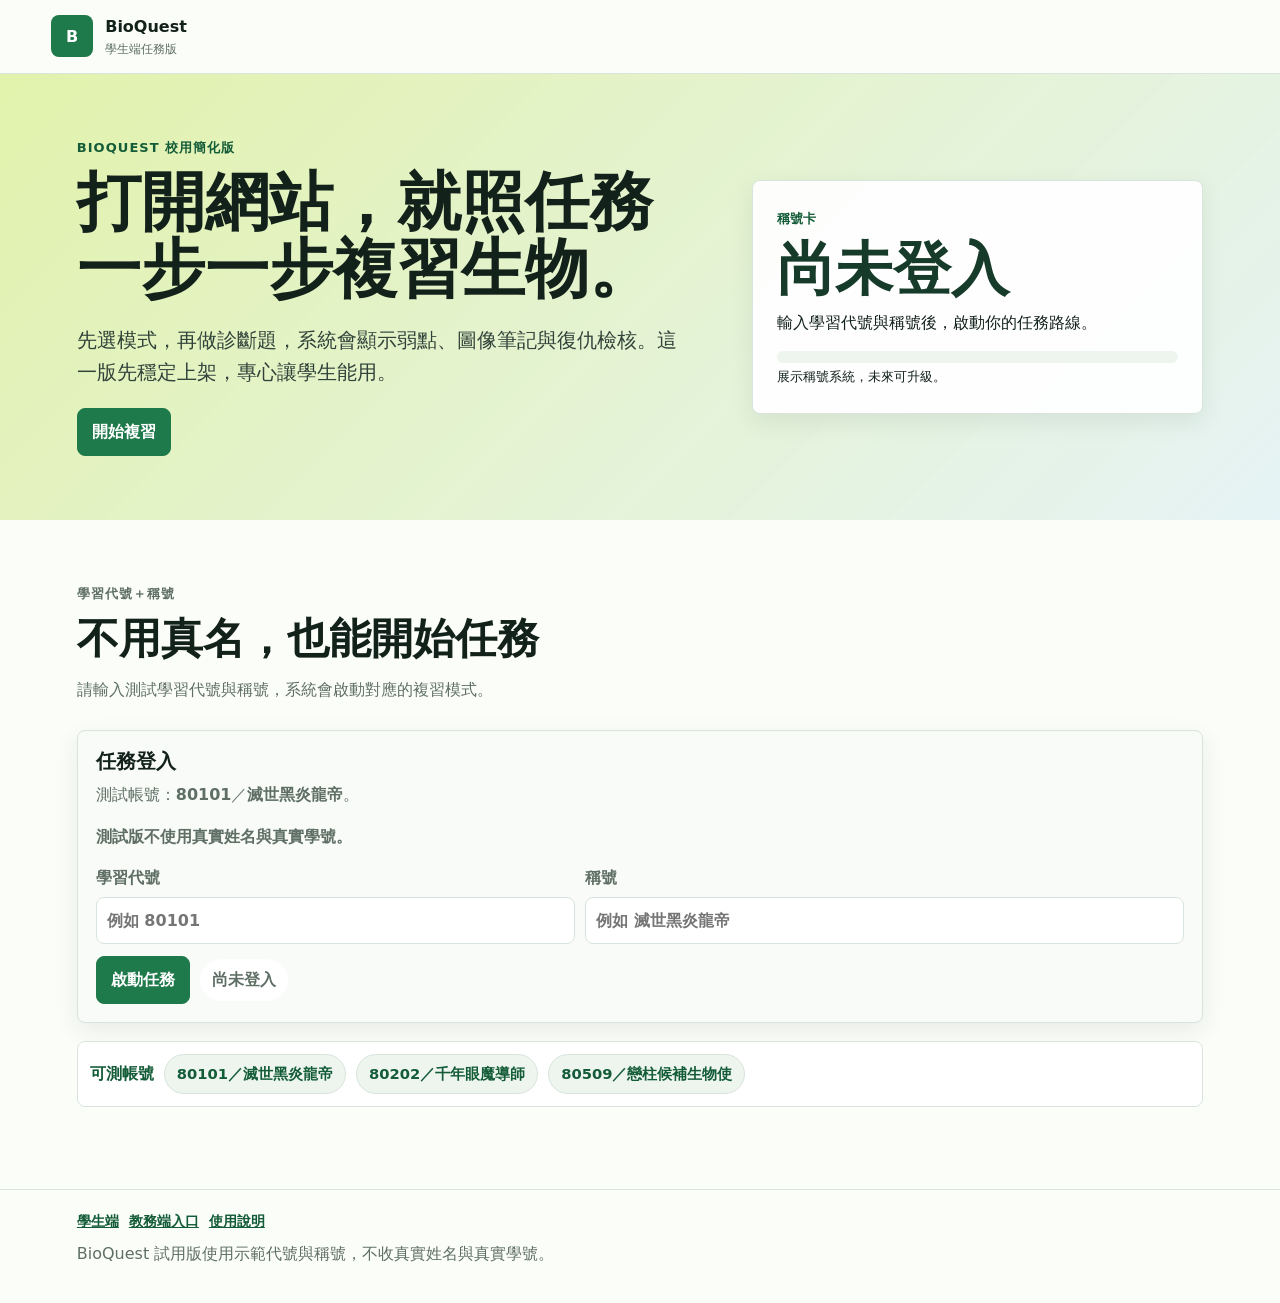
<file: index.html>
<!doctype html>
<html lang="zh-Hant">
  <head>
    <meta charset="utf-8">
    <meta name="viewport" content="width=device-width, initial-scale=1">
    <title>BioQuest 校用簡化版｜學生端</title>
    <link rel="stylesheet" href="styles.css">
  </head>
  <body class="simple-student">
    <header class="topbar">
      <a class="brand" href="#home" aria-label="回到首頁">
        <span class="brand-mark">B</span>
        <span>
          <strong>BioQuest</strong>
          <small>學生端任務版</small>
        </span>
      </a>
      <nav class="nav learning-nav" aria-label="學生端導覽" hidden>
        <a href="#start">開始複習</a>
        <a href="#today">今日任務</a>
        <a href="#chapters">章節地圖</a>
        <a href="#diagnosis">診斷挑戰</a>
        <a href="#news">素養時事</a>
        <a href="#announcements">重要公告</a>
      </nav>
    </header>

    <main>
      <section class="hero simple-hero" id="home">
        <div class="hero-copy">
          <p class="eyebrow">BioQuest 校用簡化版</p>
          <h1>打開網站，就照任務一步一步複習生物。</h1>
          <p>先選模式，再做診斷題，系統會顯示弱點、圖像筆記與復仇檢核。這一版先穩定上架，專心讓學生能用。</p>
          <div class="hero-actions login-only">
            <a class="primary-button" href="#start">開始複習</a>
          </div>
        </div>
        <aside class="dashboard-panel title-card" id="titleCard">
          <span>稱號卡</span>
          <strong id="titleNickname">尚未登入</strong>
          <p id="titleTrack">輸入學習代號與稱號後，啟動你的任務路線。</p>
          <div class="progress-track"><span id="titleXpBar"></span></div>
          <small id="titleMeta">展示稱號系統，未來可升級。</small>
        </aside>
      </section>

      <section class="section student-gated countdown-zone" id="today" hidden>
        <div class="section-head compact">
          <p class="eyebrow">今日任務</p>
          <h2>照順序打怪，不用想太多</h2>
        </div>
        <div class="task-flow" id="todayTasks"></div>
      </section>

      <section class="section student-gated countdown-zone" id="countdown" hidden>
        <div class="section-head compact">
          <p class="eyebrow">任務倒數</p>
          <h2>今天離會考與模考還有多久？</h2>
        </div>
        <div class="countdown-grid">
          <article class="count-card"><span>會考倒數</span><strong id="capCountdown">--</strong><p id="capDateLabel">讀取中</p></article>
          <article class="count-card"><span>下一次模考</span><strong id="mockCountdown">--</strong><p id="mockDateLabel">讀取中</p></article>
          <article class="count-card"><span>本週任務</span><strong>3 步</strong><p>診斷、看圖像筆記、做復仇檢核。</p></article>
        </div>
      </section>

      <section class="section student-start" id="start">
        <div class="section-head">
          <p class="eyebrow">學習代號＋稱號</p>
          <h2>不用真名，也能開始任務</h2>
          <p>請輸入測試學習代號與稱號，系統會啟動對應的複習模式。</p>
        </div>
        <div class="student-login">
          <div>
            <h3>任務登入</h3>
            <p>測試帳號：<strong>80101</strong>／<strong>滅世黑炎龍帝</strong>。</p>
            <p class="safe-note">測試版不使用真實姓名與真實學號。</p>
          </div>
          <div class="login-fields">
            <label>學習代號<input id="loginStudentId" type="text" autocomplete="off" placeholder="例如 80101"></label>
            <label>稱號<input id="loginNickname" type="text" autocomplete="off" placeholder="例如 滅世黑炎龍帝"></label>
          </div>
          <div class="login-actions">
            <button class="primary-button" id="verifyStudent" type="button">啟動任務</button>
            <span id="studentVerifyStatus">尚未登入</span>
          </div>
        </div>
        <div class="test-account-strip" aria-label="測試帳號提示">
          <span>可測帳號</span>
          <button type="button" data-demo-login="80101|滅世黑炎龍帝">80101／滅世黑炎龍帝</button>
          <button type="button" data-demo-login="80202|千年眼魔導師">80202／千年眼魔導師</button>
          <button type="button" data-demo-login="80509|戀柱候補生物使">80509／戀柱候補生物使</button>
        </div>
        <div class="identity-grid student-gated" hidden>
          <button class="identity-card active" data-track="summer" type="button"><span>七升八</span><strong>暑假保溫模式</strong><small>短任務、少壓力，讓記憶不要斷線。</small></button>
          <button class="identity-card" data-track="exam" type="button"><span>八升九</span><strong>會考備戰模式</strong><small>診斷弱點、補筆記、再檢核。</small></button>
        </div>
        <div class="audience-panel student-gated" hidden>
          <span id="trackLabel">目前模式：七升八</span>
          <h3 id="trackTitle">暑假保溫模式</h3>
          <p id="trackGoal">每天完成一個短任務，維持細胞、人體、植物與生態概念的熟悉感。</p>
          <strong id="singleNextTask">下一步：完成 5 題暖身診斷。</strong>
        </div>
      </section>

      <section class="section student-gated" id="chapters" hidden>
        <div class="section-head compact"><p class="eyebrow">章節複習</p><h2>十章地圖</h2><p>點章節看常考重點、迷思提醒與圖像記憶。</p></div>
        <div class="module-grid" id="chapterGrid"></div>
      </section>

      <section class="section student-gated band" id="diagnosis" hidden>
        <div class="section-head compact"><p class="eyebrow">診斷挑戰</p><h2>先做題，找出目前最需要補的概念</h2></div>
        <form class="quiz" id="quizForm"></form>
        <div class="quiz-result" id="quizResult" hidden></div>
      </section>

      <section class="section flow-output" id="notes" hidden>
        <div class="section-head compact"><p class="eyebrow">圖像化筆記</p><h2>把錯題變成一張好懂的記憶卡</h2></div>
        <div id="notesContent"></div>
        <button class="primary-button" id="startRecheck" type="button">看完筆記，進入復仇檢核</button>
      </section>

      <section class="section band flow-output" id="recheck" hidden>
        <div class="section-head compact"><p class="eyebrow">復仇檢核</p><h2>剛剛不熟的，現在再試一次</h2></div>
        <form class="quiz" id="recheckForm"></form>
        <div class="quiz-result" id="recheckResult" hidden></div>
      </section>

      <section class="section student-gated" id="news" hidden>
        <div class="section-head compact"><p class="eyebrow">素養時事閱讀</p><h2>把新聞讀成會考題感</h2></div>
        <div class="control-grid compact-controls"><label>章節<select id="newsChapterFilter"></select></label><label>標籤<select id="newsTagFilter"></select></label></div>
        <div class="issue-layout"><aside class="issue-list" id="newsList"></aside><article class="issue-detail" id="newsDetail"></article></div>
      </section>

      <section class="section student-gated band" id="announcements" hidden>
        <div class="section-head compact"><p class="eyebrow">重要公告</p><h2>本週提醒</h2></div>
        <div class="announcement-strip" id="announcementStrip"></div>
      </section>
    </main>

    <footer class="footer">
      <nav class="footer-links" aria-label="網站頁尾連結"><a href="index.html#home">學生端</a><a href="admin-dashboard.html">教務端入口</a><a href="docs/教務端資料維護手冊.md">使用說明</a></nav>
      <p>BioQuest 試用版使用示範代號與稱號，不收真實姓名與真實學號。</p>
    </footer>

    <script src="app.js"></script>
  </body>
</html>
</file>
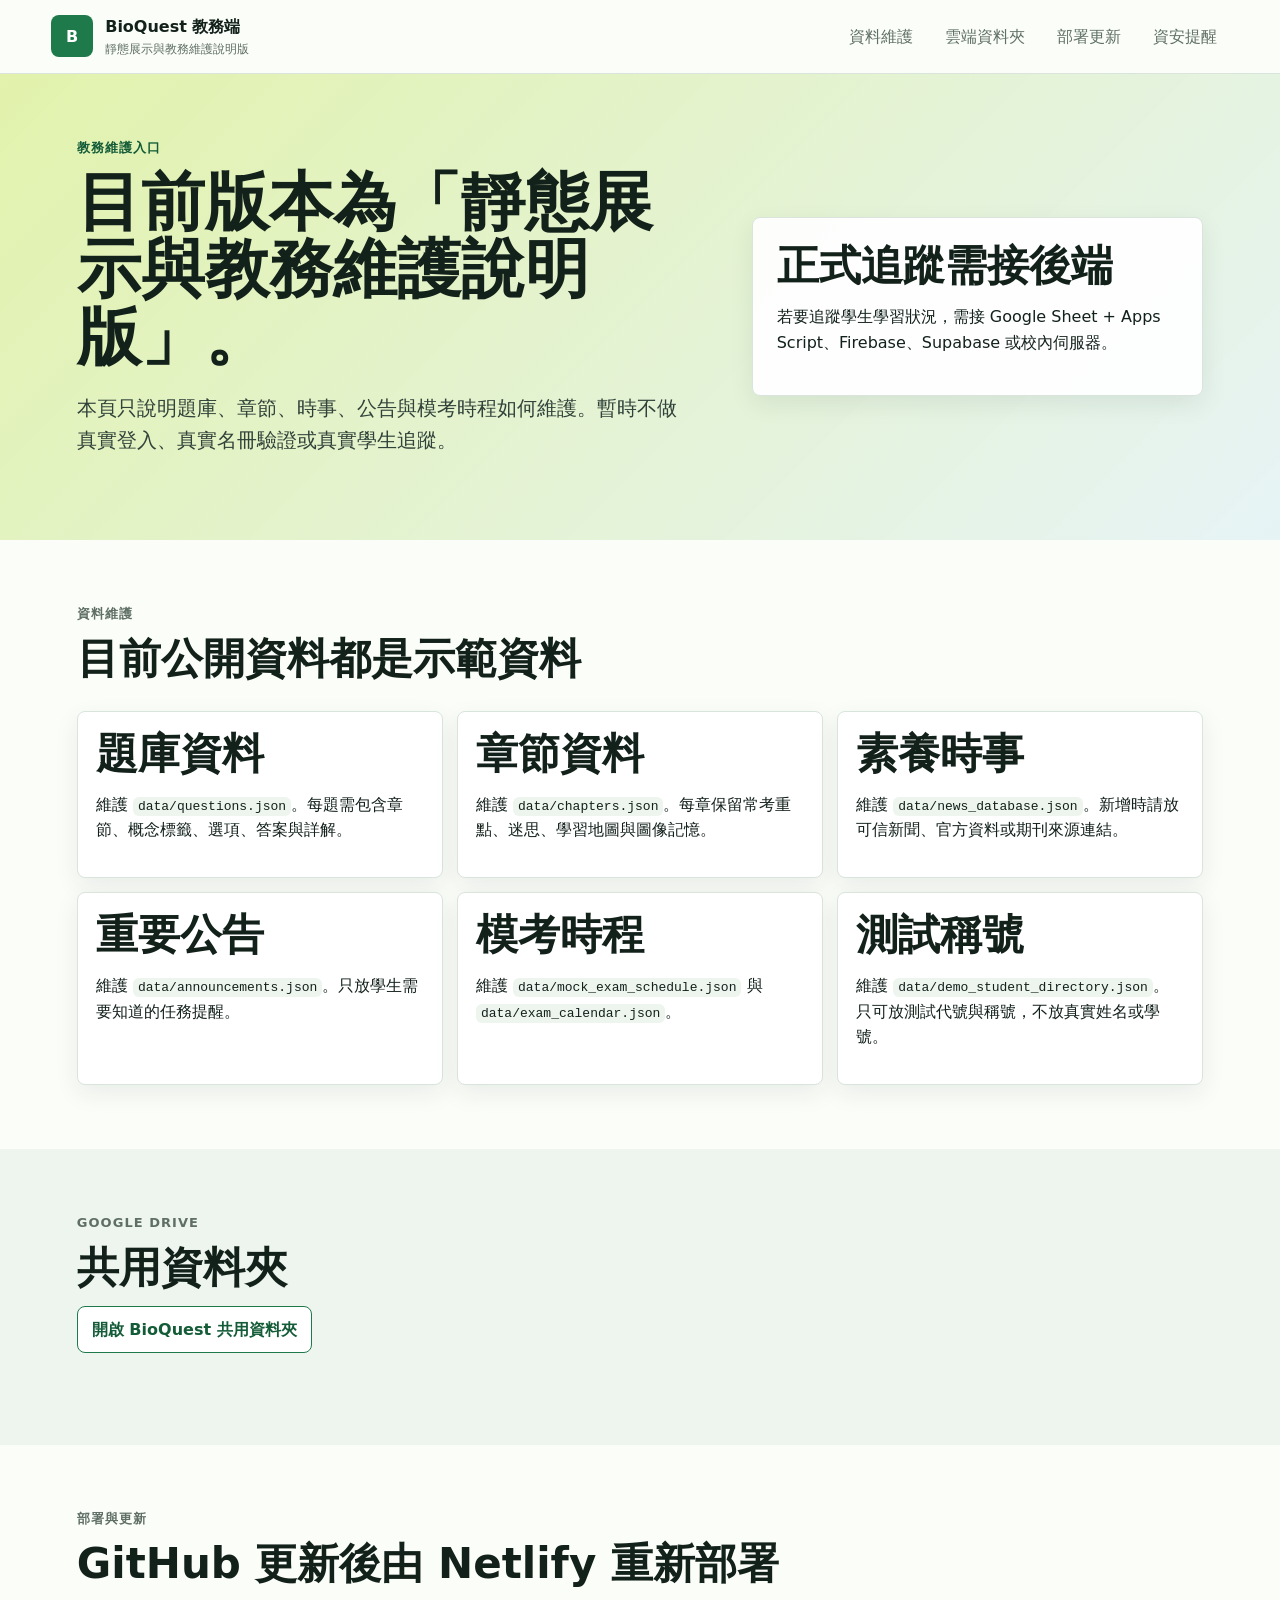
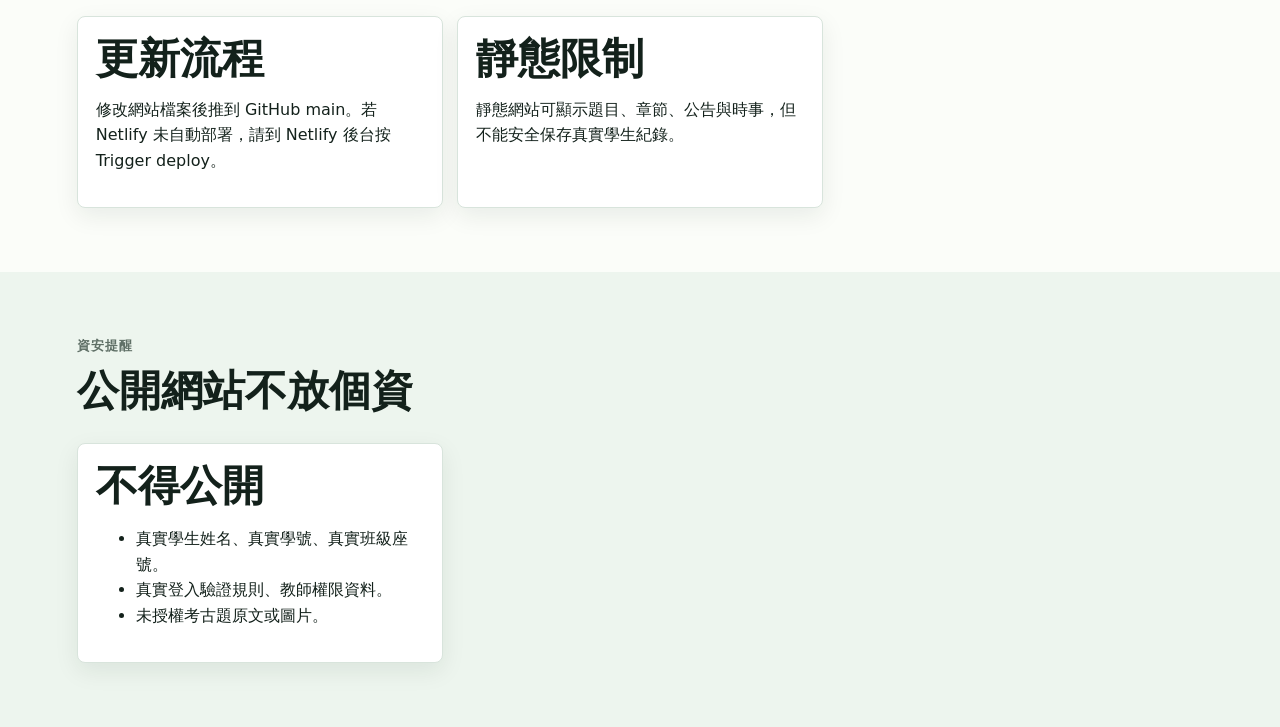
<file: admin-dashboard.html>
<!doctype html>
<html lang="zh-Hant">
  <head>
    <meta charset="utf-8">
    <meta name="viewport" content="width=device-width, initial-scale=1">
    <title>BioQuest 教務端管理說明</title>
    <link rel="stylesheet" href="styles.css">
  </head>
  <body class="dashboard-page admin-page">
    <header class="topbar">
      <a class="brand" href="index.html#home">
        <span class="brand-mark">B</span>
        <span>
          <strong>BioQuest 教務端</strong>
          <small>靜態展示與教務維護說明版</small>
        </span>
      </a>
      <nav class="nav">
        <a href="#data">資料維護</a>
        <a href="#drive">雲端資料夾</a>
        <a href="#deploy">部署更新</a>
        <a href="#security">資安提醒</a>
      </nav>
    </header>

    <main>
      <section class="hero dashboard-hero">
        <div class="hero-copy">
          <p class="eyebrow">教務維護入口</p>
          <h1>目前版本為「靜態展示與教務維護說明版」。</h1>
          <p>本頁只說明題庫、章節、時事、公告與模考時程如何維護。暫時不做真實登入、真實名冊驗證或真實學生追蹤。</p>
        </div>
        <aside class="dashboard-panel">
          <h2>正式追蹤需接後端</h2>
          <p>若要追蹤學生學習狀況，需接 Google Sheet + Apps Script、Firebase、Supabase 或校內伺服器。</p>
        </aside>
      </section>

      <section class="section" id="data">
        <div class="section-head">
          <p class="eyebrow">資料維護</p>
          <h2>目前公開資料都是示範資料</h2>
        </div>
        <div class="dash-grid">
          <article class="dash-card">
            <h2>題庫資料</h2>
            <p>維護 <code>data/questions.json</code>。每題需包含章節、概念標籤、選項、答案與詳解。</p>
          </article>
          <article class="dash-card">
            <h2>章節資料</h2>
            <p>維護 <code>data/chapters.json</code>。每章保留常考重點、迷思、學習地圖與圖像記憶。</p>
          </article>
          <article class="dash-card">
            <h2>素養時事</h2>
            <p>維護 <code>data/news_database.json</code>。新增時請放可信新聞、官方資料或期刊來源連結。</p>
          </article>
          <article class="dash-card">
            <h2>重要公告</h2>
            <p>維護 <code>data/announcements.json</code>。只放學生需要知道的任務提醒。</p>
          </article>
          <article class="dash-card">
            <h2>模考時程</h2>
            <p>維護 <code>data/mock_exam_schedule.json</code> 與 <code>data/exam_calendar.json</code>。</p>
          </article>
          <article class="dash-card">
            <h2>測試稱號</h2>
            <p>維護 <code>data/demo_student_directory.json</code>。只可放測試代號與稱號，不放真實姓名或學號。</p>
          </article>
        </div>
      </section>

      <section class="section band" id="drive">
        <div class="section-head">
          <p class="eyebrow">Google Drive</p>
          <h2>共用資料夾</h2>
          <p><a class="secondary-button" href="https://drive.google.com/drive/folders/1rKPExJQ5cxQpcYymwAX0aMYg9mzvfjoU?usp=drive_link">開啟 BioQuest 共用資料夾</a></p>
        </div>
      </section>

      <section class="section" id="deploy">
        <div class="section-head">
          <p class="eyebrow">部署與更新</p>
          <h2>GitHub 更新後由 Netlify 重新部署</h2>
        </div>
        <div class="dash-grid">
          <article class="dash-card">
            <h2>更新流程</h2>
            <p>修改網站檔案後推到 GitHub main。若 Netlify 未自動部署，請到 Netlify 後台按 Trigger deploy。</p>
          </article>
          <article class="dash-card">
            <h2>靜態限制</h2>
            <p>靜態網站可顯示題目、章節、公告與時事，但不能安全保存真實學生紀錄。</p>
          </article>
        </div>
      </section>

      <section class="section band" id="security">
        <div class="section-head">
          <p class="eyebrow">資安提醒</p>
          <h2>公開網站不放個資</h2>
        </div>
        <div class="dash-grid">
          <article class="dash-card wide priority">
            <h2>不得公開</h2>
            <ul>
              <li>真實學生姓名、真實學號、真實班級座號。</li>
              <li>真實登入驗證規則、教師權限資料。</li>
              <li>未授權考古題原文或圖片。</li>
            </ul>
          </article>
        </div>
      </section>
    </main>
  </body>
</html>
</file>
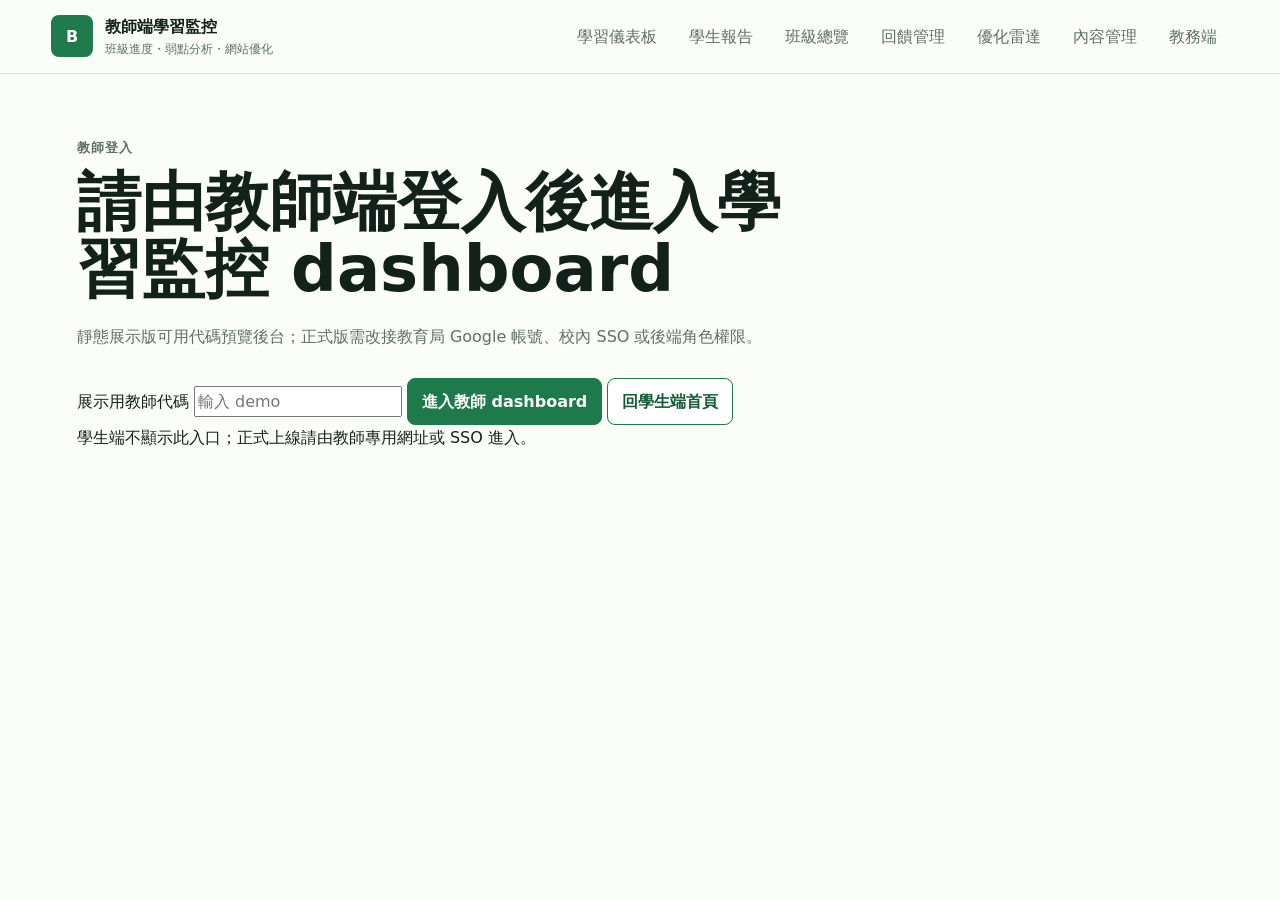
<file: teacher-dashboard.html>
<!doctype html>
<html lang="zh-Hant">
  <head>
    <meta charset="utf-8">
    <meta name="viewport" content="width=device-width, initial-scale=1">
    <title>教師端學習監控｜生物會考複習系統</title>
    <link rel="stylesheet" href="styles.css">
    <style>
      .teacher-protected.locked {
        display: none;
      }
    </style>
  </head>
  <body class="dashboard-page staff-mode">
    <header class="topbar">
      <a class="brand" href="index.html#dashboard">
        <span class="brand-mark">B</span>
        <span>
          <strong>教師端學習監控</strong>
          <small>班級進度・弱點分析・網站優化</small>
        </span>
      </a>
      <nav class="nav" aria-label="教師端導覽">
        <a href="#teacherDashboard">學習儀表板</a>
        <a href="#studentReport">學生報告</a>
        <a href="#classOverview">班級總覽</a>
        <a href="#feedbackInbox">回饋管理</a>
        <a href="#optimizationRadar">優化雷達</a>
        <a href="#contentManagement">內容管理</a>
        <a href="admin-dashboard.html">教務端</a>
      </nav>
    </header>

    <section class="section teacher-login-panel" id="teacherLoginGate" aria-labelledby="teacher-login-title">
      <div class="section-head">
        <p class="eyebrow">教師登入</p>
        <h1 id="teacher-login-title">請由教師端登入後進入學習監控 dashboard</h1>
        <p>靜態展示版可用代碼預覽後台；正式版需改接教育局 Google 帳號、校內 SSO 或後端角色權限。</p>
      </div>
      <div class="gate-panel">
        <label>展示用教師代碼
          <input id="teacherLoginCode" type="password" placeholder="輸入 demo">
        </label>
        <button class="primary-button" id="teacherLoginButton" type="button">進入教師 dashboard</button>
        <a class="secondary-button" href="index.html#start">回學生端首頁</a>
        <p class="microcopy" id="teacherLoginMessage">學生端不顯示此入口；正式上線請由教師專用網址或 SSO 進入。</p>
      </div>
    </section>

    <main class="dashboard-shell teacher-protected locked" id="teacherDashboardApp" aria-hidden="true">
      <section class="section hero-dashboard" aria-labelledby="teacher-hero-title">
        <div>
          <p class="eyebrow">BioQuest School Edition</p>
          <h1 id="teacher-hero-title">把班級學習狀態看清楚，再把補救任務派精準</h1>
          <p>本頁使用 demo 資料展示教師監控、學生報告、班級總覽、意見信箱與網站優化雷達。正式版需改接後端資料庫。</p>
        </div>
        <div class="hero-actions">
          <a class="primary-button" href="index.html#start">查看學生端</a>
          <a class="secondary-button" href="admin-dashboard.html">進入教務端</a>
          <button class="secondary-button" id="teacherLogout" type="button">登出教師端</button>
        </div>
      </section>

      <section class="section" aria-labelledby="teacher-dashboard-title">
        <div class="section-head compact">
          <p class="eyebrow">教師端學習儀表板</p>
          <h2 id="teacher-dashboard-title">班級進度總覽</h2>
          <p>快速掌握登入、完成率、弱點章節與模考前進度。</p>
        </div>
        <div class="control-grid compact-controls">
          <label>年級
            <select id="gradeFilter"></select>
          </label>
          <label>班級
            <select id="classFilter"></select>
          </label>
          <label>章節
            <select id="chapterFilter"></select>
          </label>
          <label>模考週次
            <select id="mockFilter"></select>
          </label>
          <label>完成狀態
            <select id="statusFilter"></select>
          </label>
        </div>
        <div class="metrics-grid" id="teacherMetrics"></div>
        <div class="dash-grid">
          <article class="dash-card wide">
            <h2>各章節平均熟練度</h2>
            <div id="chapterMastery"></div>
          </article>
          <article class="dash-card wide">
            <h2>各概念錯誤率排行</h2>
            <div id="conceptErrors"></div>
          </article>
          <article class="dash-card">
            <h2>未登入學生名單</h2>
            <div id="notLoggedInList"></div>
          </article>
          <article class="dash-card">
            <h2>模考前完成進度</h2>
            <div id="mockProgress"></div>
          </article>
        </div>
      </section>

      <section class="section band" aria-labelledby="student-report-title">
        <div class="section-head compact">
          <p class="eyebrow">教師端個人學生報告</p>
          <h2 id="student-report-title">一位學生，一張補強地圖</h2>
          <p>查看最近登入、使用天數、完成章節、最弱概念、猜對但不穩概念與下一步任務。</p>
        </div>
        <div class="control-grid compact-controls">
          <label>學生
            <select id="studentSelect"></select>
          </label>
        </div>
        <div id="studentReport"></div>
      </section>

      <section class="section" aria-labelledby="class-overview-title">
        <div class="section-head compact">
          <p class="eyebrow">班級與年級總覽</p>
          <h2 id="class-overview-title">找出需要補救教學的章節</h2>
          <p>切換年級、班級、章節與完成狀態，掌握班級完成率、平均正確率、平均熟練度與復仇檢核名單。</p>
        </div>
        <div id="classOverview"></div>
      </section>

      <section class="section band" aria-labelledby="feedback-title">
        <div class="section-head compact">
          <p class="eyebrow">學生求救訊號</p>
          <h2 id="feedback-title">學生意見信箱與教師端回饋管理</h2>
          <p>學生可回報題目、詳解、操作、章節內容、功能建議、素養議題、登入或名冊錯誤；教師端可篩選、標記狀態並填寫處理備註。</p>
        </div>
        <div class="control-grid compact-controls">
          <label>回饋類型
            <select id="feedbackTypeFilter"></select>
          </label>
          <label>章節
            <select id="feedbackChapterFilter"></select>
          </label>
        </div>
        <div id="feedbackInbox"></div>
      </section>

      <section class="section" aria-labelledby="radar-title">
        <div class="section-head">
          <p class="eyebrow">網站優化雷達</p>
          <h2 id="radar-title">把學生卡住的地方變成下一輪改版清單</h2>
          <p>根據學生回饋與使用數據，自動整理最常卡住頁面、最難懂題目、最常被回報詳解、最常放棄流程、低使用率功能與優先修改項目。</p>
        </div>
        <div id="optimizationRadar"></div>
      </section>

      <section class="section band" id="contentManagement" aria-labelledby="content-management-title">
        <div class="section-head">
          <p class="eyebrow">內容維護台</p>
          <h2 id="content-management-title">時事、公告、題庫檢查器</h2>
          <p>教師可先用此頁整理要新增的時事閱讀與公告；正式版再寫入 news_database.json、announcements.json 與題庫資料庫。</p>
        </div>
        <div class="dash-grid">
          <article class="dash-card">
            <h2>時事管理</h2>
            <label>網址
              <input placeholder="貼上新聞、官方資料或期刊網址">
            </label>
            <label>章節
              <select><option>生命世界與細胞</option><option>遺傳與生物科技</option><option>生態與永續</option></select>
            </label>
            <label>標籤
              <select><option>疾病</option><option>生態</option><option>遺傳</option><option>環境</option><option>永續</option><option>生物倫理</option><option>科技</option><option>健康</option></select>
            </label>
            <textarea rows="3" placeholder="摘要與討論問題"></textarea>
            <p class="microcopy">靜態版不會真的送出；正式版應寫入受權限保護的時事資料庫。</p>
          </article>
          <article class="dash-card">
            <h2>公告管理</h2>
            <label>公告類型
              <select><option>模考提醒</option><option>段考提醒</option><option>系統公告</option><option>活動公告</option></select>
            </label>
            <label>公告對象
              <select><option>全校</option><option>八年級</option><option>九年級</option><option>教師端</option></select>
            </label>
            <textarea rows="4" placeholder="公告內容"></textarea>
            <p class="microcopy">正式版會寫入 announcements.json 或後端公告表。</p>
          </article>
          <article class="dash-card wide">
            <h2>題庫檢查器</h2>
            <div id="questionChecker"></div>
          </article>
        </div>
      </section>

      <section class="section band">
        <div class="section-head">
          <p class="eyebrow">正式上線提醒</p>
          <h2>這個頁面目前使用靜態假資料</h2>
          <p>真正的學生進度紀錄、教師監控、回饋處理與每週排行榜，需要後端資料庫或受權限保護的雲端資料源。不得把真實學生個資硬寫在公開前端程式碼中。</p>
        </div>
      </section>
    </main>

    <script src="dashboard.js"></script>
    <script>
      (() => {
        const key = "bioquest-teacher-dashboard-auth";
        const gate = document.getElementById("teacherLoginGate");
        const app = document.getElementById("teacherDashboardApp");
        const button = document.getElementById("teacherLoginButton");
        const code = document.getElementById("teacherLoginCode");
        const message = document.getElementById("teacherLoginMessage");
        const logout = document.getElementById("teacherLogout");
        const unlock = () => {
          if (!gate || !app) return;
          gate.hidden = true;
          app.classList.remove("locked");
          app.removeAttribute("aria-hidden");
          localStorage.setItem(key, "unlocked");
        };
        const lock = () => {
          if (!gate || !app) return;
          gate.hidden = false;
          app.classList.add("locked");
          app.setAttribute("aria-hidden", "true");
          localStorage.removeItem(key);
        };
        button?.addEventListener("click", () => {
          if ((code?.value || "").trim().toLowerCase() === "demo") {
            unlock();
          } else if (message) {
            message.textContent = "展示版請輸入 demo。正式版會改用 Google 教育帳號驗證。";
          }
        });
        code?.addEventListener("keydown", (event) => {
          if (event.key === "Enter") button?.click();
        });
        logout?.addEventListener("click", lock);
        if (localStorage.getItem(key) === "unlocked") unlock();
        else lock();
      })();
    </script>
  </body>
</html>
</file>
<file: styles.css>
:root{color-scheme:light;--ink:#13211b;--muted:#5f6f66;--line:#d8e4dc;--paper:#fbfdf9;--soft:#edf5ee;--green:#1f7a4b;--green-dark:#145c38;--amber:#f5d27a;--white:#fff;--shadow:0 8px 24px rgba(19,33,27,.08)}*{box-sizing:border-box}html{scroll-behavior:smooth}body{margin:0;background:var(--paper);color:var(--ink);font-family:"Noto Sans TC","PingFang TC","Microsoft JhengHei",system-ui,sans-serif;line-height:1.6}a{color:inherit;text-decoration:none}button,input,select{font:inherit}.topbar{position:sticky;top:0;z-index:20;display:flex;align-items:center;gap:24px;justify-content:space-between;padding:14px clamp(18px,4vw,56px);background:rgba(251,253,249,.94);border-bottom:1px solid var(--line);backdrop-filter:blur(14px)}.brand{display:flex;align-items:center;gap:12px;min-width:210px}.brand-mark{display:grid;width:42px;height:42px;place-items:center;border-radius:8px;background:var(--green);color:#fff;font-weight:900}.brand strong,.brand small{display:block}.brand small{color:var(--muted);font-size:12px}.nav{display:flex;flex-wrap:wrap;gap:8px}.nav a{border-radius:999px;color:var(--muted);padding:8px 12px}.nav a:hover{background:var(--soft);color:var(--green-dark)}.learning-nav[hidden],.student-gated[hidden]{display:none}.hero{display:grid;grid-template-columns:minmax(0,1.15fr) minmax(300px,.85fr);gap:clamp(24px,5vw,64px);align-items:center;padding:clamp(32px,5vw,68px) clamp(18px,6vw,80px);background:linear-gradient(135deg,rgba(216,239,143,.72),rgba(220,239,244,.68)),var(--paper)}.hero-copy{max-width:760px}.eyebrow{margin:0 0 10px;color:var(--green-dark);font-size:13px;font-weight:900;letter-spacing:.08em;text-transform:uppercase}h1,h2,h3,p{margin-top:0}h1{max-width:740px;font-size:clamp(36px,6vw,64px);line-height:1.06;margin-bottom:20px}h2{font-size:clamp(26px,4vw,42px);line-height:1.14;margin-bottom:14px}h3{font-size:20px;line-height:1.25;margin-bottom:8px}.hero-copy p:not(.eyebrow){color:#30423a;font-size:20px;max-width:680px}.primary-button,.secondary-button{display:inline-flex;align-items:center;justify-content:center;border:1px solid var(--green);border-radius:8px;cursor:pointer;font-weight:800;padding:10px 14px}.primary-button{background:var(--green);color:#fff}.secondary-button{background:#fff;color:var(--green-dark)}.dashboard-panel,.module-card,.issue-detail,.quiz-item,.count-card,.student-login,.identity-card,.audience-panel,.empty-card,.task-card,.announcement-strip article{background:rgba(255,255,255,.94);border:1px solid var(--line);border-radius:8px;box-shadow:var(--shadow)}.dashboard-panel{padding:24px}.title-card>span,.count-card span,.path-badge{color:var(--green-dark);font-size:.82rem;font-weight:900}.title-card strong{display:block;color:#173b2b;font-size:clamp(2rem,5vw,3.6rem);line-height:1.05;margin:.6rem 0;word-break:keep-all;overflow-wrap:normal}.progress-track{height:12px;overflow:hidden;border-radius:999px;background:var(--soft)}.progress-track span{display:block;width:0%;height:100%;border-radius:inherit;background:linear-gradient(90deg,var(--green),#81b94a);transition:width .22s ease}.section{padding:clamp(34px,5vw,64px) clamp(18px,6vw,80px)}.band{background:var(--soft)}.section-head{max-width:880px;margin-bottom:28px}.section-head.compact{display:grid;grid-template-columns:minmax(0,.7fr) minmax(280px,1fr);column-gap:36px;align-items:end;max-width:none}.section-head.compact .eyebrow{grid-column:1/-1}.student-login{background:#f8fbf7;margin-bottom:18px;padding:18px}.safe-note{color:#a43820;font-weight:800}.login-fields{display:grid;grid-template-columns:minmax(180px,.8fr) minmax(220px,1fr);gap:10px;margin:12px 0}.login-fields label{display:grid;gap:6px;color:var(--muted);font-weight:800}.login-fields input,.control-grid select{border:1px solid var(--line);border-radius:8px;padding:10px}.login-actions,.test-account-strip,.footer-links{display:flex;align-items:center;flex-wrap:wrap;gap:10px}.login-actions span{border-radius:999px;background:#fff;color:var(--muted);font-weight:900;padding:8px 12px}.login-actions span.verified{background:var(--green);color:#fff}.login-actions span.error{color:#a43820}.test-account-strip{border:1px solid var(--line);border-radius:8px;background:#fff;margin:0 0 18px;padding:12px}.test-account-strip span{color:var(--green-dark);font-weight:900}.test-account-strip button{border:1px solid var(--line);border-radius:999px;background:var(--soft);color:var(--green-dark);cursor:pointer;font-size:.92rem;font-weight:800;padding:.45rem .75rem;word-break:keep-all}.identity-grid,.countdown-grid,.module-grid,.task-flow{display:grid;gap:14px}.identity-grid{grid-template-columns:repeat(2,minmax(240px,1fr));margin-bottom:18px}.identity-card{cursor:pointer;padding:20px;text-align:left}.identity-card.active{border:2px solid var(--green);box-shadow:inset 0 0 0 3px rgba(31,122,75,.1)}.identity-card span,.identity-card strong,.identity-card small{display:block}.identity-card span{color:var(--green-dark);font-size:13px;font-weight:900}.identity-card strong{font-size:24px;margin:6px 0;word-break:keep-all}.identity-card small,.student-login p,.module-card p,.section-head p,.issue-detail p{color:var(--muted)}.audience-panel{border:2px solid var(--green);background:#f6fbef;margin-bottom:18px;padding:18px}.audience-panel span{display:inline-block;border-radius:999px;background:var(--green);color:#fff;font-size:13px;font-weight:900;margin-bottom:10px;padding:5px 10px}.countdown-zone{background:#f6fbef}.countdown-grid,.task-flow{grid-template-columns:repeat(3,minmax(190px,1fr))}.count-card,.task-card,.announcement-strip article{padding:18px}.count-card span,.announcement-strip strong{display:inline-block;border-radius:999px;background:var(--soft);color:var(--green-dark);font-size:13px;font-weight:900;padding:5px 9px}.count-card strong{display:block;color:var(--green-dark);font-size:42px;line-height:1;margin:14px 0 8px}.task-card{display:grid;gap:8px}.task-card span{display:inline-grid;width:34px;height:34px;place-items:center;border-radius:999px;background:var(--green);color:#fff;font-weight:900}.task-card strong,.module-card h3{word-break:keep-all}.module-grid{grid-template-columns:repeat(3,minmax(240px,1fr))}.module-card{display:flex;flex-direction:column;padding:18px}.path-badge{display:inline-block;border-radius:999px;background:var(--amber);color:#4b3908;margin-bottom:12px;padding:4px 9px}.tag-row{display:flex;flex-wrap:wrap;gap:.45rem;margin:1rem 0}.tag-row span{border:1px solid var(--line);border-radius:999px;color:#315442;font-size:.82rem;padding:.25rem .6rem}.quiz{display:grid;gap:14px}.quiz-item{display:grid;gap:10px;margin:0;padding:16px}.quiz-item legend{color:var(--ink);font-weight:900;padding:0 0 8px}.quiz-item label{display:flex;gap:8px;align-items:flex-start;border:1px solid var(--line);border-radius:8px;cursor:pointer;padding:10px}.quiz-item input{accent-color:var(--green);margin-top:5px}.quiz-result{border:2px solid var(--green);border-radius:8px;background:#f6fbef;margin-top:18px;padding:20px}.ability-bar{background:#dfeae3;border-radius:999px;height:12px;margin:12px 0;overflow:hidden}.ability-bar span{display:block;height:100%;background:linear-gradient(90deg,var(--green),#8abc4e)}.wrong-list{display:grid;gap:10px;margin-top:14px}.wrong-list article{border:1px solid var(--line);border-radius:8px;background:#fff;padding:12px}.wrong-list strong,.wrong-list span,.wrong-list small{display:block}.visual-note-card{display:grid;grid-template-columns:minmax(180px,.8fr) 1.2fr;gap:1rem;align-items:stretch;background:#fff;border:1px solid var(--line);border-radius:8px;padding:1rem}.note-visual{display:flex;align-items:center;justify-content:center;min-height:170px;padding:1rem;border-radius:8px;background:linear-gradient(135deg,#eef8ef,#fff8df);color:#173b2b;font-size:1.5rem;font-weight:900;text-align:center}.control-grid.compact-controls{display:grid;grid-template-columns:repeat(2,minmax(180px,1fr));gap:12px;margin-bottom:16px}.control-grid label{display:grid;gap:6px;color:var(--muted);font-weight:800}.issue-layout{display:grid;grid-template-columns:minmax(230px,.34fr) minmax(0,1fr);gap:18px}.issue-list{display:grid;gap:10px;align-content:start}.issue-list button{border:1px solid var(--line);border-radius:8px;background:#fff;color:var(--ink);cursor:pointer;padding:12px;text-align:left}.issue-list button.active,.issue-list button:hover{border-color:var(--green);box-shadow:inset 4px 0 0 var(--green)}.issue-list button strong,.issue-list button span{display:block}.issue-detail{min-height:340px;padding:24px}.issue-detail a{color:var(--green-dark);font-weight:900;text-decoration:underline}.announcement-strip{display:grid;gap:8px}.announcement-strip article{display:flex;align-items:center;gap:10px}.empty-card{display:block;color:var(--muted);padding:16px}.empty-card strong,.empty-card span{display:block}.footer{border-top:1px solid var(--line);color:var(--muted);padding:20px clamp(18px,6vw,80px)}.footer-links{margin-bottom:8px}.footer-links a{color:var(--green-dark);font-size:.9rem;font-weight:800;text-decoration:underline}.dash-grid{display:grid;grid-template-columns:repeat(3,minmax(220px,1fr));gap:14px}.dash-card{border:1px solid var(--line);border-radius:8px;background:#fff;padding:18px;box-shadow:var(--shadow)}code{background:var(--soft);border-radius:6px;padding:2px 5px}@media(max-width:980px){.hero,.section-head.compact,.issue-layout{grid-template-columns:1fr}.module-grid,.countdown-grid,.task-flow,.dash-grid{grid-template-columns:repeat(2,minmax(220px,1fr))}}@media(max-width:720px){.topbar{align-items:flex-start;flex-direction:column}.brand{min-width:0}.hero,.visual-note-card,.identity-grid,.login-fields,.module-grid,.countdown-grid,.task-flow,.control-grid.compact-controls,.dash-grid{grid-template-columns:1fr}.title-card strong{font-size:2.4rem}.section{padding:32px 18px}}
</file>
